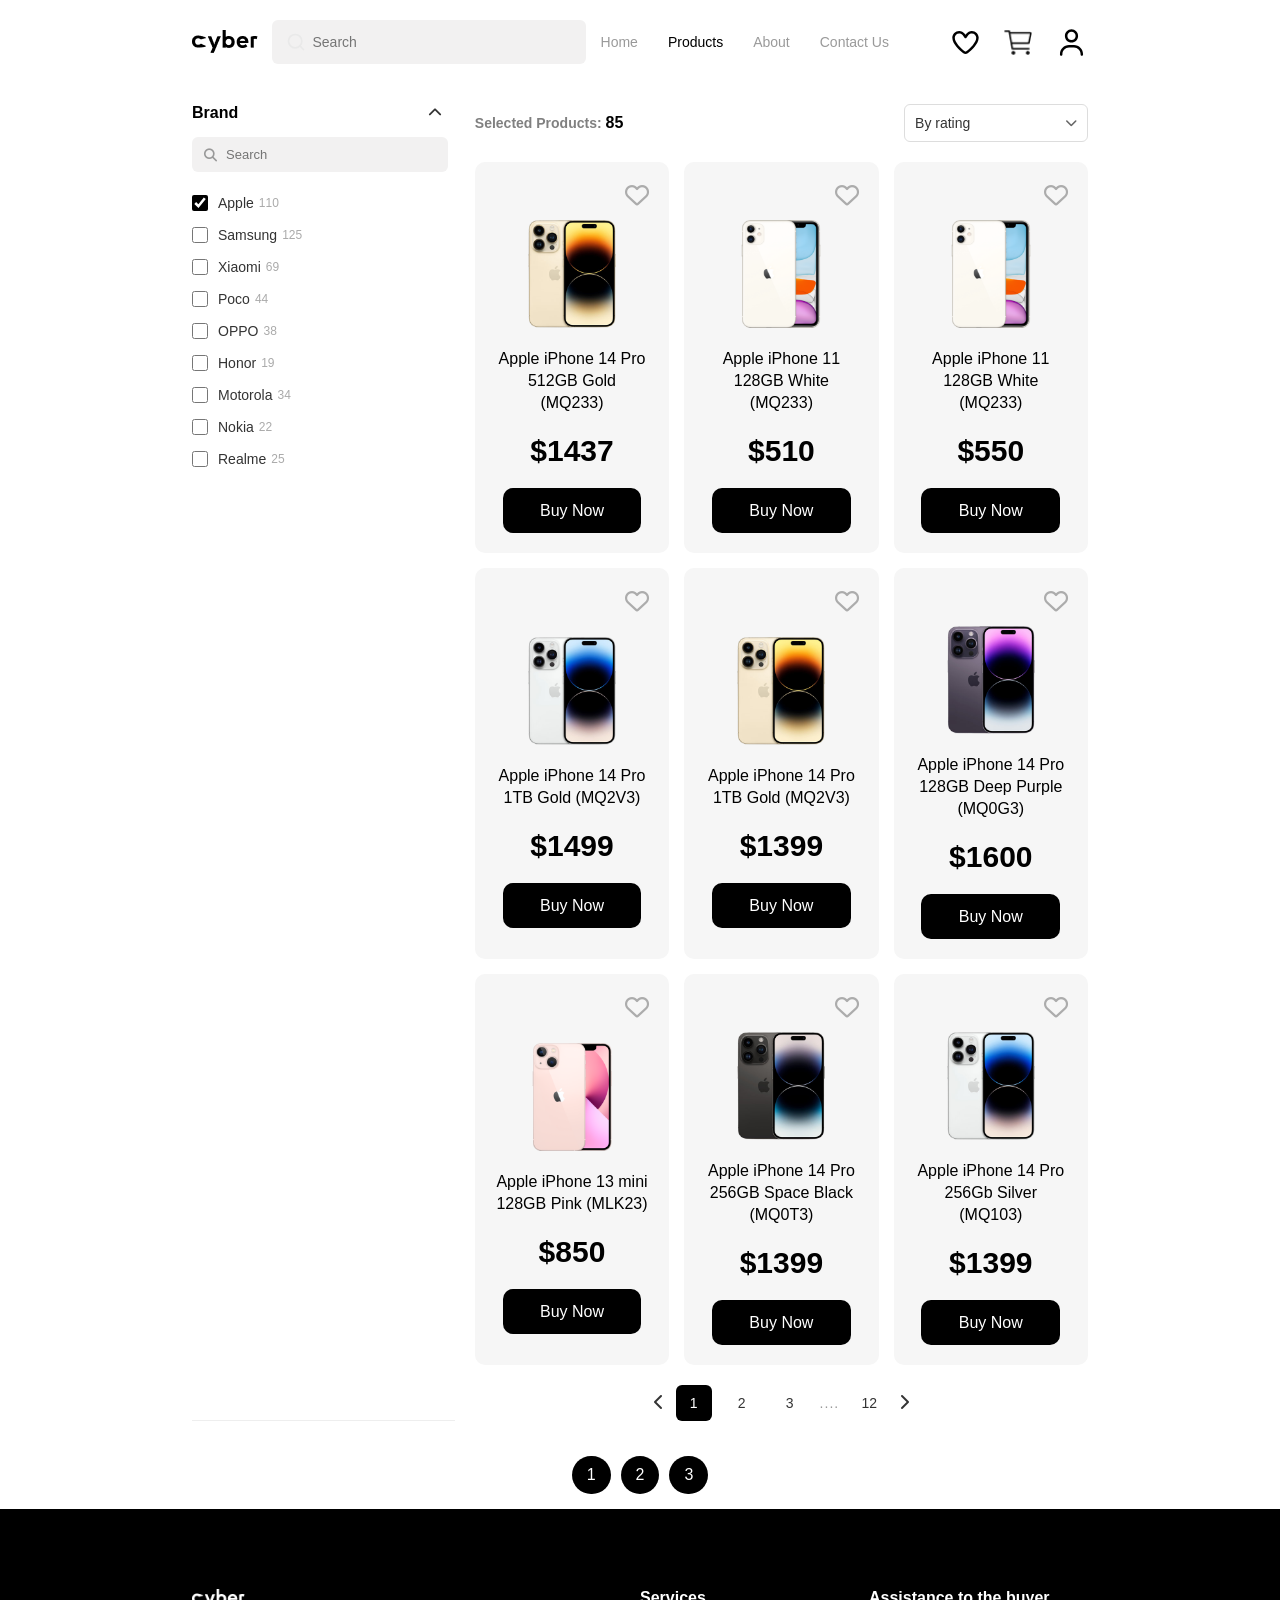
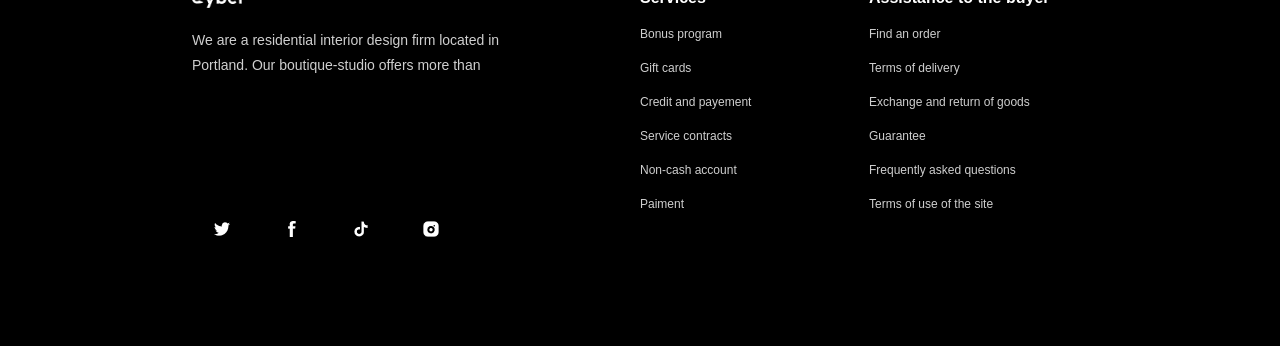
<file: page-02/index.html>
<!DOCTYPE html>
<html lang="en">

<head>
  <meta charset="UTF-8">
  <meta name="viewport" content="width=device-width, initial-scale=1.0">
  <title>E Store-Mobile/web (Community)</title>

  <link rel="stylesheet" href="style.css">
  <link rel="preconnect" href="https://fonts.googleapis.com">
  <link rel="preconnect" href="https://fonts.gstatic.com" crossorigin>
  <link
    href="https://fonts.googleapis.com/css2?family=Montserrat:ital,wght@0,100..900;1,100..900&family=Quicksand:wght@300..700&family=Roboto:ital,wght@0,100..900;1,100..900&display=swap"
    rel="stylesheet">
  <link rel="stylesheet" href="style.css">
  <link rel="stylesheet" href="https://cdnjs.cloudflare.com/ajax/libs/font-awesome/6.7.1/css/all.min.css">
</head>

<body>
  <header>
    <div class="header">
      <h1> <img src="img/Logo.png" alt=""></h1>
      <div class="search-bar">

        <svg class="search-icon" viewBox="0 0 24 24" width="20" height="20" fill="none" stroke="currentColor"
          stroke-width="2" stroke-linecap="round" stroke-linejoin="round">
          <circle cx="11" cy="11" r="8"></circle>
          <line x1="21" y1="21" x2="16.65" y2="16.65"></line>
        </svg>

        <input type="text" class="search-input" placeholder="Search" />
      </div>

      <div class="mobile-menu">
         <ul id="nav-menu">
          <li><a href="../page-01/">Home</a></li>
          <li><a href="../page-02/" class="selected-page">Products</a></li>
          <li>About</li>
          <li>Contact Us</li>
        </ul>
        <div id="options-menu" class="option-menu">
          <img src="img/heart-regular-full.svg" alt="">
          <img src="img/Cart.png" alt="">
          <img src="img/user-regular-full.svg" alt="">
        </div>
      </div>
      <div class="hamburger" id="hamburger">
        <i class="fa-solid fa-bars"></i>
      </div>
    </div>
  </header>

  <main>
    <section class="hero">

      <aside class="filter-brand">
        <div class="filter-header">
          <h4>Brand</h4>
          <button class="toggle-icon"><i class="fa-solid fa-chevron-up"></i></button>
        </div>

        <div class="filter-search">
          <i class="fa-solid fa-magnifying-glass"></i>
          <input type="text" placeholder="Search">
        </div>

        <ul class="filter-list">
          <li>
            <label>
              <input type="checkbox" checked>
              <span class="brand-name">Apple</span>
            </label>
            <span class="brand-count">110</span>
          </li>
          <li>
            <label>
              <input type="checkbox">
              <span class="brand-name">Samsung</span>
            </label>
            <span class="brand-count">125</span>
          </li>
          <li>
            <label>
              <input type="checkbox">
              <span class="brand-name">Xiaomi</span>
            </label>
            <span class="brand-count">69</span>
          </li>
          <li>
            <label>
              <input type="checkbox">
              <span class="brand-name">Poco</span>
            </label>
            <span class="brand-count">44</span>
          </li>
          <li>
            <label>
              <input type="checkbox">
              <span class="brand-name">OPPO</span>
            </label>
            <span class="brand-count">38</span>
          </li>
          <li>
            <label>
              <input type="checkbox">
              <span class="brand-name">Honor</span>
            </label>
            <span class="brand-count">19</span>
          </li>
          <li>
            <label>
              <input type="checkbox">
              <span class="brand-name">Motorola</span>
            </label>
            <span class="brand-count">34</span>
          </li>
          <li>
            <label>
              <input type="checkbox">
              <span class="brand-name">Nokia</span>
            </label>
            <span class="brand-count">22</span>
          </li>
          <li>
            <label>
              <input type="checkbox">
              <span class="brand-name">Realme</span>
            </label>
            <span class="brand-count">25</span>
          </li>
        </ul>
      </aside>

      <div class="selected-products">
        <div class="selected-products-container">
          <div class="selected-products-header">
            <h3>Selected Products: <span>85</span></h3>

            <button class="filter-dropdown">
              <span>Filters</span>
              <i class="fa-solid fa-sliders"></i>

            </button>

            <button class="sort-dropdown">
              <span>By rating</span>
              <i class="fa-solid fa-chevron-down"></i>
            </button>
          </div>

          <div class="product-grid">
            <article class="product-card">
              <div class="wishlist-button">
                <button class="wishlist-icon"><i class="fa-regular fa-heart"></i></button>
              </div>
              <div class="product-infos">
                <img src="img/iphone-gold.png" alt="">
                <h4>Apple iPhone 14 Pro 512GB Gold (MQ233)</h4>
                <p class="price">$1437</p>
                <button class="buy-now">Buy Now</button>
              </div>
            </article>

            <article class="product-card">
              <div class="wishlist-button">
                <button class="wishlist-icon"><i class="fa-regular fa-heart"></i></button>
              </div>
              <div class="product-infos">
                <img src="img/iphone-11-white.png" alt="">
                <h4>Apple iPhone 11 128GB White (MQ233)</h4>
                <p class="price">$510</p>
                <button class="buy-now">Buy Now</button>
              </div>
            </article>
            <article class="product-card">
              <div class="wishlist-button">
                <button class="wishlist-icon"><i class="fa-regular fa-heart"></i></button>
              </div>
              <div class="product-infos">
                <img src="img/iphone-11-white.png" alt="">
                <h4>Apple iPhone 11 128GB White (MQ233)</h4>
                <p class="price">$550</p>
                <button class="buy-now">Buy Now</button>
              </div>
            </article>
            <article class="product-card">
              <div class="wishlist-button">
                <button class="wishlist-icon"><i class="fa-regular fa-heart"></i></button>
              </div>
              <div class="product-infos">
                <img src="img/iphone-14-silver.png" alt="">
                <h4>Apple iPhone 14 Pro 1TB Gold (MQ2V3) </h4>
                <p class="price">$1499</p>
                <button class="buy-now">Buy Now</button>
              </div>
            </article>
            <article class="product-card">
              <div class="wishlist-button">
                <button class="wishlist-icon"><i class="fa-regular fa-heart"></i></button>
              </div>
              <div class="product-infos">
                <img src="img/iphone-14-gold.png" alt="">
                <h4>Apple iPhone 14 Pro 1TB Gold (MQ2V3)</h4>
                <p class="price">$1399</p>
                <button class="buy-now">Buy Now</button>
              </div>
            </article>
            <article class="product-card">
              <div class="wishlist-button">
                <button class="wishlist-icon"><i class="fa-regular fa-heart"></i></button>
              </div>
              <div class="product-infos">
                <img src="img/iphone-14-purple.png" alt="">
                <h4>Apple iPhone 14 Pro 128GB Deep Purple (MQ0G3)</h4>
                <p class="price">$1600</p>
                <button class="buy-now">Buy Now</button>
              </div>
            </article>
            <article class="product-card">
              <div class="wishlist-button">
                <button class="wishlist-icon"><i class="fa-regular fa-heart"></i></button>
              </div>
              <div class="product-infos">
                <img src="img/iphone-pink.png" alt="">
                <h4>Apple iPhone 13 mini 128GB Pink (MLK23)</h4>
                <p class="price">$850</p>
                <button class="buy-now">Buy Now</button>
              </div>
            </article>
            <article class="product-card">
              <div class="wishlist-button">
                <button class="wishlist-icon"><i class="fa-regular fa-heart"></i></button>
              </div>
              <div class="product-infos">
                <img src="img/iphone-14-black.png" alt="">
                <h4>Apple iPhone 14 Pro 256GB Space Black (MQ0T3)</h4>
                <p class="price">$1399</p>
                <button class="buy-now">Buy Now</button>
              </div>
            </article>
            <article class="product-card">
              <div class="wishlist-button">
                <button class="wishlist-icon"><i class="fa-regular fa-heart"></i></button>
              </div>
              <div class="product-infos">
                <img src="img/iphone-14-white.png" alt="">
                <h4>Apple iPhone 14 Pro 256Gb Silver (MQ103)</h4>
                <p class="price">$1399</p>
                <button class="buy-now">Buy Now</button>
              </div>
            </article>
          </div>
          <nav class="pagination">
            <button class="page-arrow"><i class="fa-solid fa-chevron-left"></i></button>

            <button class="page-number active">1</button>
            <button class="page-number">2</button>
            <button class="page-number">3</button>
            <span class="page-dots">....</span>
            <button class="page-number">12</button>

            <button class="page-arrow"><i class="fa-solid fa-chevron-right"></i></button>
          </nav>
        </div>
      </div>
    </section>
  </main>

  <nav class="pages">
    <a href="../page-01/">1</a>
    <a href="../page-02/">2</a>
    <a href="../page-03/">3</a>
  </nav>



  <footer>
    <div class="footer-column-container">
      <div class="footer-column description">
        <img src="img/footer-logo.png" alt="">
        <p>We are a residential interior design firm located in Portland.
          Our boutique-studio offers more than
        </p>
      </div>
      <div class="footer-column services">
        <h3>Services</h3>
        <h5>Bonus program</h5>
        <h5>Gift cards</h5>
        <h5>Credit and payement</h5>
        <h5>Service contracts</h5>
        <h5>Non-cash account</h5>
        <h5>Paiment</h5>
      </div>
      <div class="footer-column assistance">
        <h3>Assistance to the buyer</h3>
        <h5>Find an order</h5>
        <h5>Terms of delivery</h5>
        <h5>Exchange and return of goods</h5>
        <h5>Guarantee</h5>
        <h5>Frequently asked questions</h5>
        <h5>Terms of use of the site</h5>
      </div>
      <div class="social-media-container social-media">
        <div class="social-icon">
          <img src="img/Twitter.png" alt="">
        </div>
        <div class="social-icon">
          <img src="img/Facebook.png" alt="">
        </div>
        <div class="social-icon">
          <img src="img/Tiktok.png" alt="">
        </div>
        <div class="social-icon">
          <img src="img/Instagram.png" alt="">
        </div>
      </div>
    </div>
  </footer>
  <script src="main.js"></script>
</body>

</html>
</file>
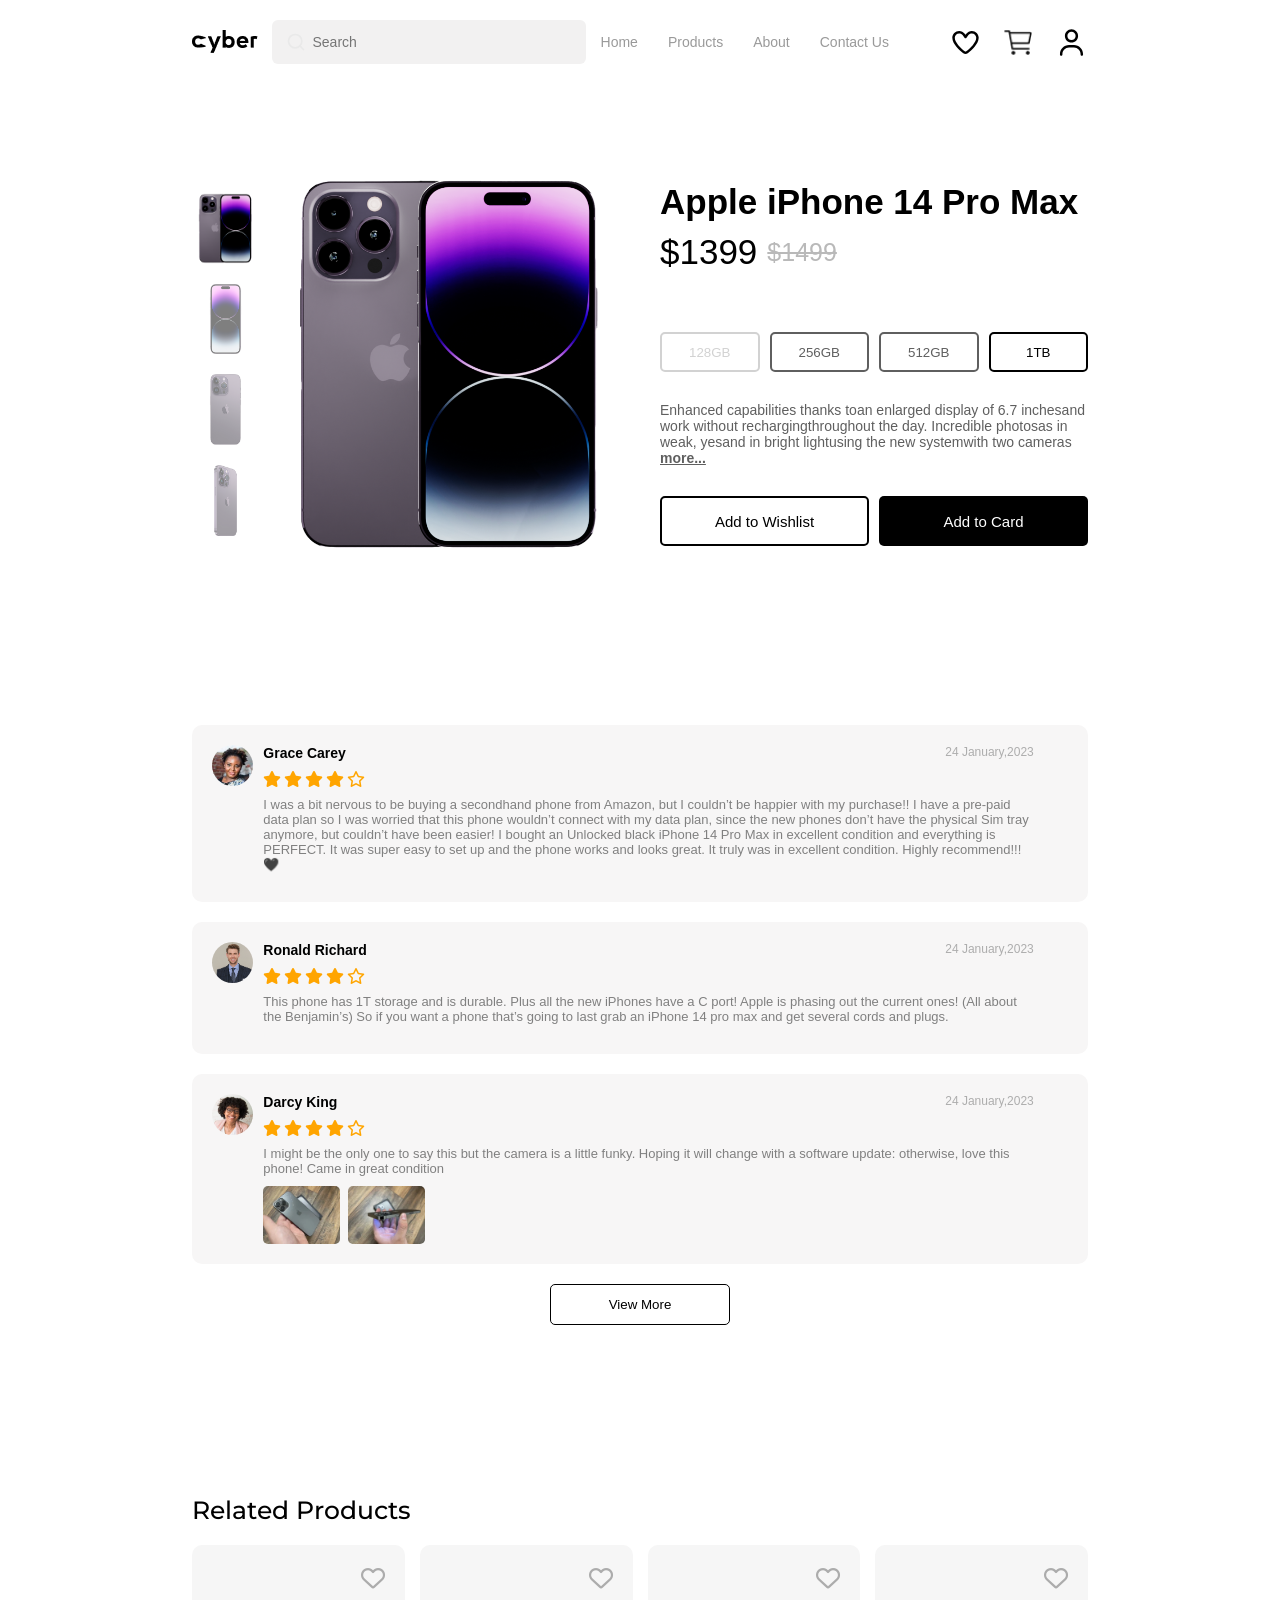
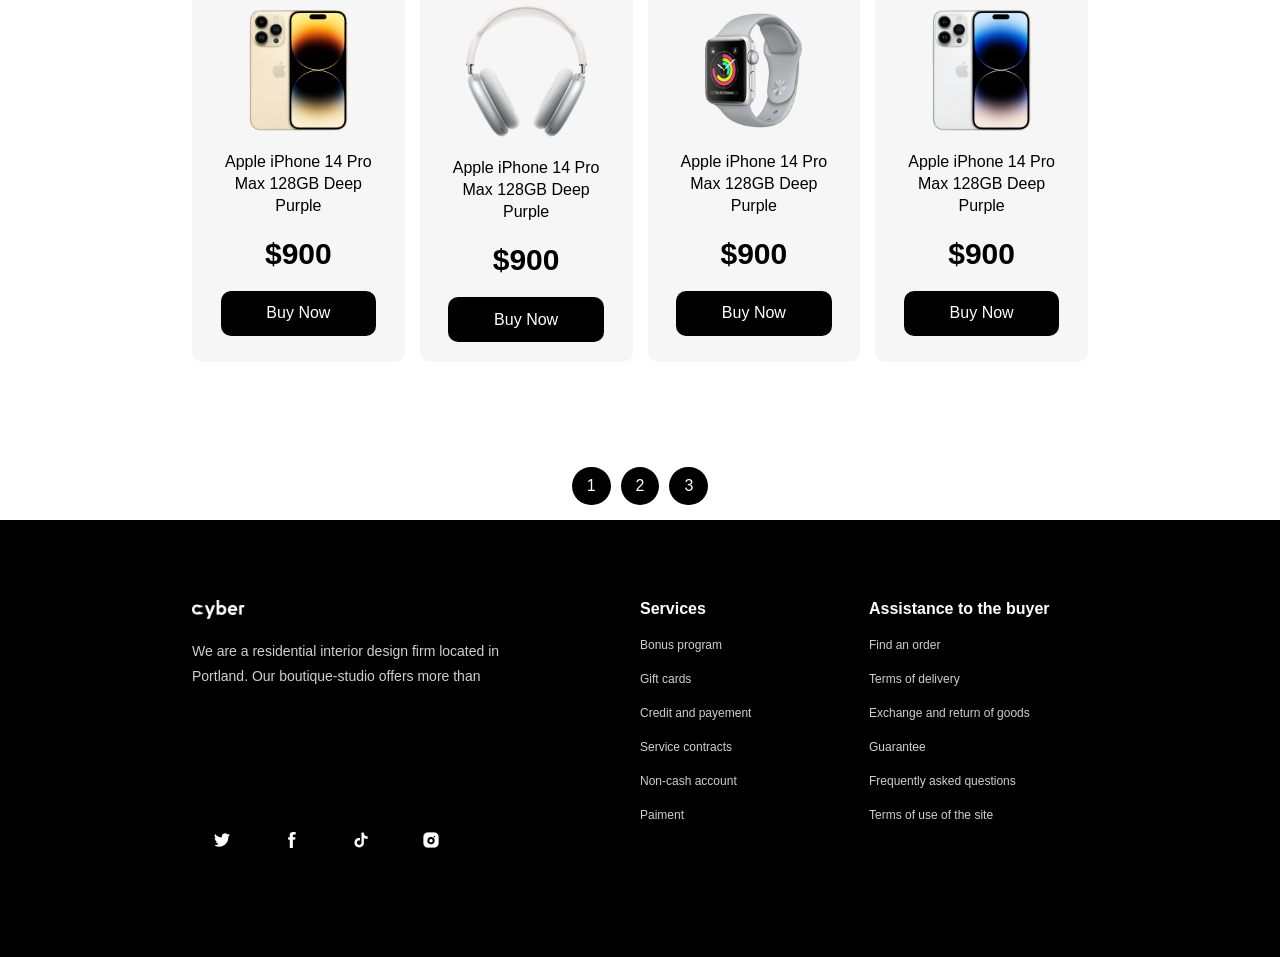
<file: page-03/index.html>
<!DOCTYPE html>
<html lang="en">

<head>
  <meta charset="UTF-8">
  <meta name="viewport" content="width=device-width, initial-scale=1.0">
  <title>E Store-Mobile/web (Community)</title>
  <link rel="stylesheet" href="style.css">


  <link rel="preconnect" href="https://fonts.googleapis.com">
  <link rel="preconnect" href="https://fonts.gstatic.com" crossorigin>
  <link
    href="https://fonts.googleapis.com/css2?family=Montserrat:ital,wght@0,100..900;1,100..900&family=Quicksand:wght@300..700&family=Roboto:ital,wght@0,100..900;1,100..900&display=swap"
    rel="stylesheet">

  <link rel="stylesheet" href="style.css">
  <link rel="stylesheet" href="https://cdnjs.cloudflare.com/ajax/libs/font-awesome/6.7.1/css/all.min.css">
</head>

<body>

  <header>
    <div class="header">
      <h1> <img src="img/Logo.png" alt=""></h1>
      <div class="search-bar">

        <svg class="search-icon" viewBox="0 0 24 24" width="20" height="20" fill="none" stroke="currentColor"
          stroke-width="2" stroke-linecap="round" stroke-linejoin="round">
          <circle cx="11" cy="11" r="8"></circle>
          <line x1="21" y1="21" x2="16.65" y2="16.65"></line>
        </svg>

        <input type="text" class="search-input" placeholder="Search" />
      </div>

      <div class="mobile-menu">
         <ul id="nav-menu">
          <li><a href="../page-01/">Home</a></li>
          <li><a href="../page-02/">Products</a></li>
          <li>About</li>
          <li>Contact Us</li>
        </ul>
        <div id="options-menu" class="option-menu">
          <img src="img/heart-regular-full.svg" alt="">
          <img src="img/Cart.png" alt="">
          <img src="img/user-regular-full.svg" alt="">
        </div>


      </div>
      <div class="hamburger" id="hamburger">

        <i class="fa-solid fa-bars"></i>

      </div>
    </div>
  </header>
  <section class="product-details">
    <div class="product-details-container">
      <div class="product-gallery">
        <div class="gallery-thumbnails">
          <img src="img/iphone-14-pro.png" class="active-img">
          <img src="img/front-iphone.png" class="desactive-img">
          <img src="img/back-iphone.png" class="desactive-img">
          <img src="img/side-iphone.png" class="desactive-img">

        </div>
        <div class="gallery-main">
          <img src="img/iphone-14-pro.png" alt="">
        </div>
      </div>

      <div class="product-summary">
        <h2>Apple iPhone 14 Pro Max</h2>
        <div class="product-price">
          <span class="new">$1399</span>
          <span class="old">$1499</span>
        </div>

        <div class="product-storage">
          <button class="storage desactive">128GB</button>
          <button class="storage ">256GB</button>
          <button class="storage ">512GB</button>
          <button class="storage active">1TB</button>
        </div>
        <div class="product-description">
          <p>Enhanced capabilities thanks toan
            enlarged display of 6.7 inchesand work
            without rechargingthroughout the day.
            Incredible photosas in weak,
            yesand in bright lightusing the
            new systemwith two cameras <span>more...</span></p>
        </div>
        <div class="add-to">
          <button class="to-wishlist">Add to Wishlist</button>
          <button class="to-card">Add to Card</button>
        </div>
      </div>

  </section>

  <section class="reviews-section">
    <div class="reviews-container">
      <article class="review-card">
        <div class="user-picture">
          <img src="img/grace-carey.png" alt="">
        </div>
        <div class="review-content">
          <div class="review-header">
            <h5>Grace Carey</h5>
            <span class="review-date">24 January,2023</span>
          </div>
          <div class="review-stars">

            <i class="fa-solid fa-star"></i>
            <i class="fa-solid fa-star"></i>
            <i class="fa-solid fa-star"></i>
            <i class="fa-solid fa-star"></i>
            <i class="fa-regular fa-star"></i>

          </div>
          <p>
            I was a bit nervous to be buying
            a secondhand phone from Amazon,
            but I couldn’t be happier with
            my purchase!! I have a pre-paid
            data plan so I was worried that
            this phone wouldn’t connect with
            my data plan, since the new phones
            don’t have the physical Sim tray
            anymore, but couldn’t have been easier! I bought
            an Unlocked black iPhone 14 Pro Max in
            excellent condition and everything is
            PERFECT. It was super easy to set up
            and the phone works and looks great. It
            truly was in
            excellent condition. Highly recommend!!!🖤
          </p>
        </div>
      </article>
      <article class="review-card">
        <div class="user-picture">
          <img src="img/ronald-richard.png" alt="">
        </div>
        <div class="review-content">
          <div class="review-header">
            <h5>Ronald Richard</h5>
            <span class="review-date">24 January,2023</span>
          </div>
          <div class="review-stars">

            <i class="fa-solid fa-star"></i>
            <i class="fa-solid fa-star"></i>
            <i class="fa-solid fa-star"></i>
            <i class="fa-solid fa-star"></i>
            <i class="fa-regular fa-star"></i>

          </div>
          <p>
            This phone has 1T storage and is
            durable. Plus all the new iPhones have a
            C port! Apple is phasing out the current ones!
            (All about the Benjamin’s) So if you want a phone that’s going to last grab an iPhone
            14 pro max and get several cords and plugs.
          </p>
        </div>
      </article>
      <article class="review-card">
        <div class="user-picture">
          <img src="img/darcy-king.png" alt="">
        </div>
        <div class="review-content">
          <div class="review-header">
            <h5>Darcy King</h5>
            <span class="review-date">24 January,2023</span>
          </div>
          <div class="review-stars">

            <i class="fa-solid fa-star"></i>
            <i class="fa-solid fa-star"></i>
            <i class="fa-solid fa-star"></i>
            <i class="fa-solid fa-star"></i>
            <i class="fa-regular fa-star"></i>

          </div>
          <p>
            I might be the only one to say this but the camera is a little funky. Hoping it will change with a software
            update: otherwise,
            love this phone! Came in great condition
          </p>
          <div class="review-pictures">
            <img src="img/review-img-1.png" alt="">
            <img src="img/review-img-2.png" alt="">
          </div>
        </div>
      </article>

      <button class="view-more">
        View More
      </button>
    </div>
  </section>

  <section class="related-products-section">
    <div class="related-products-container">
      <div class="related">
        <h3>Related Products</h3>
      </div>
      <div class="related-products">
        <article class="product-card">
          <div class="wishlist-button">
            <button class="wishlist-icon"><i class="fa-regular fa-heart"></i></button>
          </div>
          <div class="product-infos product-info-discount">
            <img src="img/iphone-gold.png" alt="">
            <h4>Apple iPhone 14 Pro Max 128GB Deep Purple</h4>
            <p class="price">$900</p>
            <button class="buy-now">Buy Now</button>
          </div>
        </article>
        <article class="product-card">
          <div class="wishlist-button">
            <button class="wishlist-icon"><i class="fa-regular fa-heart"></i></button>
          </div>
          <div class="product-infos product-info-discount">
            <img src="img/airpods.png" alt="">
            <h4>Apple iPhone 14 Pro Max 128GB Deep Purple</h4>
            <p class="price">$900</p>
            <button class="buy-now">Buy Now</button>
          </div>
        </article>
        <article class="product-card">
          <div class="wishlist-button">
            <button class="wishlist-icon"><i class="fa-regular fa-heart"></i></button>
          </div>
          <div class="product-infos product-info-discount">
            <img src="img/apple-watch.png" alt="">
            <h4>Apple iPhone 14 Pro Max 128GB Deep Purple</h4>
            <p class="price">$900</p>
            <button class="buy-now">Buy Now</button>
          </div>
        </article>
        <article class="product-card">
          <div class="wishlist-button">
            <button class="wishlist-icon"><i class="fa-regular fa-heart"></i></button>
          </div>
          <div class="product-infos product-info-discount">
            <img src="img/iphone-silver.png" alt="">
            <h4>Apple iPhone 14 Pro Max 128GB Deep Purple</h4>
            <p class="price">$900</p>
            <button class="buy-now">Buy Now</button>
          </div>
        </article>
      </div>
    </div>
  </section>


  <nav class="pages">
    <a href="../page-01/">1</a>
    <a href="../page-02/">2</a>
    <a href="../page-03/">3</a>
  </nav>



  <footer>
    <div class="footer-column-container">
      <div class="footer-column description">
        <img src="img/footer-logo.png" alt="">
        <p>We are a residential interior design firm located in Portland.
          Our boutique-studio offers more than
        </p>
      </div>
      <div class="footer-column services">
        <h3>Services</h3>
        <h5>Bonus program</h5>
        <h5>Gift cards</h5>
        <h5>Credit and payement</h5>
        <h5>Service contracts</h5>
        <h5>Non-cash account</h5>
        <h5>Paiment</h5>
      </div>
      <div class="footer-column assistance">
        <h3>Assistance to the buyer</h3>
        <h5>Find an order</h5>
        <h5>Terms of delivery</h5>
        <h5>Exchange and return of goods</h5>
        <h5>Guarantee</h5>
        <h5>Frequently asked questions</h5>
        <h5>Terms of use of the site</h5>
      </div>
      <div class="social-media-container social-media">
        <div class="social-icon">
          <img src="img/Twitter.png" alt="">
        </div>
        <div class="social-icon">
          <img src="img/Facebook.png" alt="">
        </div>
        <div class="social-icon">
          <img src="img/Tiktok.png" alt="">
        </div>
        <div class="social-icon">
          <img src="img/Instagram.png" alt="">
        </div>
      </div>
    </div>
  </footer>
  <script src="main.js"></script>
</body>

</html>
</file>
<file: page-02/style.css>
* {
  margin: 0;
  padding: 0;
  list-style: none;
  text-decoration: none;
  font-family: arial;
}

:root {
  --second-color: #e9e9e9;
  --third-color: #211C24;
  --second-font-family: "Montserrat", sans-serif;
}

header {
  display: flex;
  justify-content: center;
  align-items: center;
}

header .header {
  width: 70%;
  display: flex;
  justify-content: space-between;
  align-items: center;
  padding: 20px 0px;
}


header .header ul {
  display: flex;
  align-items: center;
  font-size: 14px;
  gap: 30px;
}

header .header .selected-page {
  color: black;
}

header .header ul li a {
  color: rgba(0, 0, 0, 0.4); ;
}

header .header ul li {
  color: rgba(0, 0, 0, 0.4);
  cursor: pointer;
  font-weight: 500;
}

header .header ul li:hover {
  color: black;
}

.header .option-menu {
  display: flex;
  gap: 20px;
  align-items: center;
  justify-content: center;

}

.mobile-menu {
  display: flex;
  gap: 60px;
  align-items: center;
}


.header div img {
  width: 33px;
}

.header div img:hover {
  cursor: pointer;
}

.search-bar {
  position: relative;
  display: flex;
  align-items: center;
  width: 35%;
}

.search-icon {
  position: absolute;
  left: 14px;
  color: var(--second-color);
  pointer-events: none;
}

.search-input {
  width: 100%;
  padding: 14px 14px 14px 40px;
  border: none;
  border-radius: 6px;
  font-size: 14px;
  outline: none;
  transition: border-color 0.2s;
  background-color: #f2f1f1;
}

.header .hamburger {
  display: none;
  font-size: 22px;
  cursor: pointer;
  z-index: 20;
}



/* hero CSS */
main {
  display: flex;
  justify-content: center;
}

.hero {
  width: 70%;
  padding: 20px 0px;
  display: flex;
  justify-content: center;
  gap: 20px;
}


/*filter-brand CSS */

.filter-brand {
  border-bottom: 1px solid #eee;
  width: 30%;
}

/* Header avec titre + flèche */
.filter-header {
  display: flex;
  justify-content: space-between;
  align-items: center;
  margin-bottom: 15px;
  width: 95%;
}

.filter-header h4 {
  font-size: 16px;
  font-weight: 600;
}

.toggle-icon {
  background: none;
  border: none;
  cursor: pointer;
  color: #333;
  font-size: 14px;
}

/* Barre de recherche */
.filter-search {
  position: relative;
  margin-bottom: 15px;
  width: 95%;
}

.filter-search i {
  position: absolute;
  left: 12px;
  top: 50%;
  transform: translateY(-50%);
  color: #999;
  font-size: 13px;
}

.filter-search input {
  width: 85%;
  padding: 10px 10px 10px 34px;
  border: none;
  border-radius: 6px;
  background-color: #f2f1f1;
  font-size: 13px;
  outline: none;
}

/* Liste des marques */
.filter-list li {
  display: flex;
  gap: 5px;
  align-items: center;
  padding: 8px 0;
}

.filter-list label {
  display: flex;
  align-items: center;
  gap: 10px;
  cursor: pointer;
}

.filter-list input[type="checkbox"] {
  width: 16px;
  height: 16px;
  accent-color: black;
  /* colore la checkbox cochée en noir */
  cursor: pointer;
}

.brand-name {
  font-size: 14px;
  color: #333;
}

.brand-count {
  font-size: 12px;
  color: #aaa;
}

.selected-products {
  display: flex;
  justify-content: center;
  align-items: center;
  width: 70%;
}

.selected-products-container {
  display: flex;
  flex-direction: column;
  gap: 20px;
  align-items: center;
}

.selected-products-header {
  display: flex;
  width: 100%;
  gap: 20px;
  align-items: center;
  justify-content: space-between;
}

.selected-products-header h3 {
  font-size: 14px;
  color: grey;

}

.selected-products-header h3 span {
  color: black;
  font-size: 16px;

}

.sort-dropdown {
  width: 30%;
  display: flex;
  align-items: center;
  justify-content: space-between;
  gap: 30px;
  padding: 10px;
  border: 1px solid #ddd;
  border-radius: 6px;
  background-color: white;
  font-size: 14px;
  color: #333;
  cursor: pointer;
}

.sort-dropdown i {
  font-size: 12px;
  color: #666;
}

.sort-dropdown:hover {
  border-color: #999;
}

.filter-dropdown {
  display: none;
}

.product-grid {
  display: grid;
  grid-template-columns: repeat(3, 1fr);
  gap: 15px;
}

.product-card {
  background-color: #F6F6F6;
  display: flex;
  flex-direction: column;
  align-items: end;
  text-align: center;
  gap: 10px;
  padding: 20px;
  border-radius: 10px;
  cursor: pointer;
}

.product-card .product-infos {
  display: flex;
  flex-direction: column;
  align-items: center;
  justify-content: center;
  gap: 20px;
  height: 90%;
}

.product-card .product-infos img {
  width: 70%;
}

.product-card .product-infos h4 {
  font-weight: 500;
  line-height: 22px;
}

.product-card .product-infos .price {
  font-size: 30px;
  font-weight: 600;
}

.product-card .product-infos .buy-now {
  width: 90%;
  height: 45px;
  border-radius: 10px;
  font-size: 16px;
  border: none;
  background-color: black;
  color: white;
}

.product-card .product-infos .buy-now:hover {
  background-color: white;
  color: black;
}

.wishlist-icon {
  background: none;
  border: none;
  cursor: pointer;
  font-size: 24px;
  color: rgba(0, 0, 0, 0.3);
}

.fa-heart:hover {
  color: red;
}

.pagination {
  display: flex;
  align-items: center;
  gap: 12px;
}

.page-arrow {
  background: none;
  border: none;
  font-size: 16px;
  color: #333;
  cursor: pointer;
}

.page-arrow:hover {
  color: black;
}

.page-number {
  width: 36px;
  height: 36px;
  border: none;
  border-radius: 6px;
  background-color: transparent;
  font-size: 14px;
  color: #333;
  cursor: pointer;
}

.page-number:hover {
  background-color: #f2f1f1;
}

.page-number.active {
  background-color: black;
  color: white;
}

.page-dots {
  color: #999;
  font-size: 14px;
  letter-spacing: 1px;
}


/* pages nav css */
.pages {
  display: flex;
  justify-content: center;
  gap: 10px;
  padding: 15px;
}

.pages a {
  color: white;
  text-decoration: none;
  padding: 10px 15px;
  border-radius: 40px;
  background-color: black;
  display: flex;
  justify-content: center;
  align-items: center;

}

.pages a:hover {
background-color:#e9e9e9;
  color: black;
}

/* footer css */


footer {
  background-color: black;
  color: white;
  display: flex;
  flex-direction: column;
  justify-content: center;
  align-items: center;
  padding: 80px 0px;
}

.footer-column-container {
  width: 70%;
  display: grid;
  grid-template-columns: 2fr 1fr 1fr;
  grid-template-rows: 1fr 0.2fr;
  justify-content: center;
  gap: 10px;
  grid-template-areas:
    "description services assistance"
    "social-media social-media social-media";
}

.description {
  grid-area: description;
}

.services {
  grid-area: services;
}

.assistance {
  grid-area: assistance;
}

.social-media {
  grid-area: social-media;
}

.footer-column {
  display: flex;
  flex-direction: column;
  gap: 20px;
}

.footer-column img {
  width: 12%;
}

.footer-column h3 {
  font-size: 16px;
}

.footer-column h5 {
  font-size: 12px;
  font-weight: 400;
  color: #CFCFCF;
  cursor: pointer;
}

.footer-column p {
  font-size: 14px;
  color: #CFCFCF;
  width: 80%;
  line-height: 25px;
}

.social-media-container {
  width: 30%;
  display: flex;
  justify-content: center;
  align-items: center;
  gap: 10px;
}

.social-icon {
  width: 25%;
  display: flex;
  justify-content: center;
  align-items: center;
}



/* responsive */

@media (max-width: 992px) {

  header .header .hamburger {
    display: block;
  }

  header .header {
    position: relative;
    width: 90%;
  }

  .search-input,
  .search-icon {
    display: none;
  }

  .mobile-menu {
    display: none;
    flex-direction: column;
    width: 100%;
    text-align: center;
    background-color: white;
    position: absolute;
    top: 100%;
    left: 0;
    padding: 20px 0;
    gap: 10px;
  }

  .mobile-menu ul li {
    font-size: 14px;
  }


  .mobile-menu.active {
    display: flex;
    flex-direction: column;
  }

  /* hero responsive */

  .selected-products {
    width: 100%;
  }

  .selected-products-container {
    width: 100%;
  }

  .selected-products-header {
    display: flex;
    flex-wrap: wrap;
    align-items: center;
    justify-content: space-between;
    gap: 12px;
  }

  .selected-products-header h3 {
    order: 3;
    /* passe en dernier, donc en bas */
    width: 100%;
    font-size: 15px;
  }

  .filter-dropdown {
    order: 1;
    /* passe en premier */
    justify-content: space-between;
  }

  .sort-dropdown {
    order: 2;
    /* passe en deuxième */
  }

.sort-dropdown {
  width: 48%;
  padding: 20px;
}

.filter-dropdown {
  width: 48%;
  display: flex;
  align-items: center;
  justify-content: space-between;
  gap: 30px;
  padding: 20px;
  border: 1px solid #ddd;
  border-radius: 6px;
  background-color: white;
  font-size: 14px;
  color: #333;
  cursor: pointer;
}

.filter-dropdown i {
  font-size: 14px;
  color: #666;
}

.filter-dropdown:hover {
  border-color: #999;
}

.product-grid {
  display: grid;
  grid-template-columns: repeat(2, 1fr);
  grid-template-rows: repeat(4, 1fr);
}

.hero {
  width: 95%;
}

/* footer responsive */

.footer-column-container {
  grid-template-columns: 1fr;
  grid-template-rows: auto;
  text-align: center;
  width: 85%;
  grid-template-areas:
    "description"
    "services"
    "assistance"
    "social-media";
}

.footer-column {
  align-items: center;

}

.footer-column img {
  width: 20%;
}

.footer-column p {
  width: 100%;
  font-size: 14px;
  margin-bottom: 35px;
}

.footer-column h3 {
  font-size: 16;
}

.footer-column h5 {
  font-size: 15px;
}

.social-media-container {
  justify-content: center;
  width: 100%;
  margin-top: 20px;
  gap: 0px;
}

.social-icon {
  height: 50px;
  width: 18%;
}

.social-icon img {
  height: 60%;
  width: 50%;
}

.filter-brand {
  display: none;
}
}
</file>
<file: page-03/style.css>
* {
  margin: 0;
  padding: 0;
  list-style: none;
  text-decoration: none;
  font-family: arial;
}

:root {
  --second-color: #e9e9e9;
  --third-color: #211C24;
  --second-font-family: "Montserrat", sans-serif;
}

header {
  display: flex;
  justify-content: center;
  align-items: center;
}

header .header {
  width: 70%;
  display: flex;
  justify-content: space-between;
  align-items: center;
  padding: 20px 0px;
}


header .header ul {
  display: flex;
  align-items: center;
  font-size: 14px;
  gap: 30px;
}

header .header ul li a {
  color: rgba(0, 0, 0, 0.4);
}

header .header ul li {
  color: rgba(0, 0, 0, 0.4);
  cursor: pointer;
  font-weight: 500;
}

header .header ul li:hover {
  color: black;
}

.header .option-menu {
  display: flex;
  gap: 20px;
  align-items: center;
  justify-content: center;

}

.mobile-menu {
  display: flex;
  gap: 60px;
  align-items: center;
}


.header div img {
  width: 33px;
}

.header div img:hover {
  cursor: pointer;
}

.search-bar {
  position: relative;
  display: flex;
  align-items: center;
  width: 35%;
}

.search-icon {
  position: absolute;
  left: 14px;
  color: var(--second-color);
  pointer-events: none;
}

.search-input {
  width: 100%;
  padding: 14px 14px 14px 40px;
  border: none;
  border-radius: 6px;
  font-size: 14px;
  outline: none;
  transition: border-color 0.2s;
  background-color: #f2f1f1;
}

.header .hamburger {
  display: none;
  font-size: 22px;
  cursor: pointer;
  z-index: 20;
}

/* product details CSS */
.product-details {
  display: flex;
  justify-content: center;
  align-items: center;
  padding: 80px 0px;
  margin: 10px 0px;
}

.product-details-container {
  width: 70%;
  display: flex;
  gap: 20px;
}

.product-gallery {
  width: 50%;
  display: flex;
  align-items: center;
}

.gallery-thumbnails {
  width: 15%;
  height: 90%;
  display: flex;
  justify-content: center;
  flex-direction: column;
  gap: 20px;
}

.gallery-thumbnails img {
  cursor: pointer;
  height: 25%;
}

.desactive-img {
  opacity: 0.5;
}

.gallery-main {
  width: 85%;
  display: flex;
  height: 100%;
}

.gallery-main img {
  width: 100%;
}

.product-summary {
  width: 50%;
  display: flex;
  flex-direction: column;
  justify-content: center;
  gap: 10px;
}

.product-summary h2 {
  font-size: 35px;
}

.product-price {
  margin-bottom: 50px;
  display: flex;
  gap: 10px;
  font-size: 35px;
  align-items: center;
}

.old {
  text-decoration: line-through;
  color: rgb(185, 185, 185);
  font-size: 25px;
}

.product-storage {
  display: flex;
  gap: 10px;
  margin-bottom: 20px;
}

.storage {
  width: 25%;
  height: 40px;
  border-radius: 5px;
  background-color: white;
  border: 2px solid rgb(95, 95, 95);
  color: rgb(95, 95, 95);
  cursor: pointer;
}

.desactive {
  color: rgb(210, 210, 210);
  border-color: rgb(210, 210, 210);
}

.active {
  color: black;
  border-color: black;
}

.product-description {
  font-size: 14px;
  color: rgb(95, 95, 95);
  margin-bottom: 20px;
}

.product-description p span {
  text-decoration: underline;
  font-weight: 600;
  cursor: pointer;
}


.add-to {
  display: flex;
  gap: 10px;
}

.add-to button {
  width: 50%;
  height: 50px;
  border-radius: 5px;
  font-size: 15px;
  cursor: pointer;
}

.to-card {
  background-color: black;
  color: white;
  border: none;
}

.to-wishlist {
  background-color: white;
  border: 2px solid black;
}

/* review section css */

.reviews-section {
  display: flex;
  justify-content: center;
  align-items: center;
  padding: 80px 0px;
  margin: 10px 0px;
}

.reviews-container {
  width: 70%;
  display: flex;
  flex-direction: column;
  gap: 20px;
  align-items: center;
}

.review-card {
  background-color: rgb(247, 246, 246);
  display: flex;
  padding: 20px;
  border-radius: 10px;
}

.user-picture {
  width: 6%;
}

.user-picture img {
  width: 80%;
  border-radius: 50px;
  object-position: center;
}

.review-content {
  width: 90%;
  display: flex;
  flex-direction: column;
}

.review-header {
  width: 100%;
  display: flex;
  justify-content: space-between;
  margin-bottom: 10px;
}

.review-header h5 {
  font-size: 14px;
  font-weight: 600;
}

.review-date {
  font-size: 12px;
  color: rgb(173, 173, 173);
}

.review-stars {
  color: #FFA500;
  font-size: 16px;
  display: flex;
  gap: 3px;
  margin-bottom: 10px;
}

.review-content p {
  font-size: 13px;
  color: grey;
  margin-bottom: 10px;
}

.review-pictures {
  display: flex;
  width: 100%;
  gap: 8px;
}

.review-pictures img {
  width: 10%;
  border-radius: 5px;
}

.view-more {
  width: 20%;
  background-color: white;
  padding: 12px;
  border-radius: 5px;
  border: 1px solid black;
}

/* related  css */

.related-products-container {
  width: 70%;
  display: flex;
  flex-direction: column;
  gap: 20px;
}

.related-products-section {
  display: flex;
  justify-content: center;
  align-items: center;
  padding: 80px 0px;
  margin: 10px 0px;
}

.related-products {
  display: grid;
  grid-template-columns: repeat(4, 1fr);
  gap: 15px;
}

.related h3 {
  font-size: 25px;
  font-family: var(--second-font-family);
  font-weight: 500;
}

.product-card {
  background-color: #F6F6F6;
  display: flex;
  flex-direction: column;
  align-items: end;
  text-align: center;
  gap: 10px;
  padding: 20px;
  border-radius: 10px;
  cursor: pointer;
}

.product-card .product-infos {
  display: flex;
  flex-direction: column;
  align-items: center;
  justify-content: center;
  gap: 20px;
  height: 90%;
}

.product-card .product-infos img {
  width: 70%;
}

.product-card .product-infos h4 {
  font-weight: 500;
  line-height: 22px;
}

.product-card .product-infos .price {
  font-size: 30px;
  font-weight: 600;
}

.product-card .product-infos .buy-now {
  width: 90%;
  height: 45px;
  border-radius: 10px;
  font-size: 16px;
  border: none;
  background-color: black;
  color: white;
}

.product-card .product-infos .buy-now:hover {
  background-color: white;
  color: black;
}

.wishlist-icon {
  background: none;
  border: none;
  cursor: pointer;
  font-size: 24px;
  color: rgba(0, 0, 0, 0.3);
}

.fa-heart:hover {
  color: red;
}

/* pages nav css */
.pages {
  display: flex;
  justify-content: center;
  gap: 10px;
  padding: 15px;
}

.pages a {
  color: white;
  text-decoration: none;
  padding: 10px 15px;
  border-radius: 40px;
  background-color: black;
  display: flex;
  justify-content: center;
  align-items: center;

}

.pages a:hover {
  background-color:#e9e9e9;
  color: black;
}


/* footer css */

footer {
  background-color: black;
  color: white;
  display: flex;
  flex-direction: column;
  justify-content: center;
  align-items: center;
  padding: 80px 0px;
}

.footer-column-container {
  width: 70%;
  display: grid;
  grid-template-columns: 2fr 1fr 1fr;
  grid-template-rows: 1fr 0.2fr;
  justify-content: center;
  gap: 10px;
  grid-template-areas:
    "description services assistance"
    "social-media social-media social-media";
}

.description {
  grid-area: description;
}

.services {
  grid-area: services;
}

.assistance {
  grid-area: assistance;
}

.social-media {
  grid-area: social-media;
}

.footer-column {
  display: flex;
  flex-direction: column;
  gap: 20px;
}

.footer-column img {
  width: 12%;
}

.footer-column h3 {
  font-size: 16px;
}

.footer-column h5 {
  font-size: 12px;
  font-weight: 400;
  color: #CFCFCF;
  cursor: pointer;
}

.footer-column p {
  font-size: 14px;
  color: #CFCFCF;
  width: 80%;
  line-height: 25px;
}

.social-media-container {
  width: 30%;
  display: flex;
  justify-content: center;
  align-items: center;
  gap: 10px;
}

.social-icon {
  width: 25%;
  display: flex;
  justify-content: center;
  align-items: center;
}

/* responsive */

@media (max-width: 992px) {

  /* header responsive */
  header .header .hamburger {
    display: block;
  }

  header .header {
    position: relative;
    width: 90%;
  }

  .search-input,
  .search-icon {
    display: none;
  }

  .mobile-menu {
    display: none;
    flex-direction: column;
    width: 100%;
    text-align: center;
    background-color: white;
    position: absolute;
    top: 100%;
    left: 0;
    padding: 20px 0;
    gap: 10px;
  }

  .mobile-menu ul li {
    font-size: 14px;
  }


  .mobile-menu.active {
    display: flex;
    flex-direction: column;
  }

  /* details-responsive */
  .product-details {
    padding: 5px;
  }

  .product-details-container {
    flex-direction: column;
    width: 90%;
  }

  .product-gallery {
    flex-direction: column-reverse;
    width: 100%;
    gap: 10px;
  }

  .gallery-thumbnails .active-img {
    width: 23.5%;
  }

  .gallery-thumbnails {
    flex-direction: row;
    width: 100%;
    gap: 0;
  }

  .gallery-thumbnails img {
    width: 25%;
  }

  .product-summary {
    width: 100%;
  }

  .product-summary h2 {
    font-size: 40px;
    margin-bottom: 20px;
  }

  .product-price {
    margin-bottom: 10px;
  }

  .add-to {
    flex-direction: column;
  }

  .add-to button {
    width: 100%;
  }

  /* related products responsive */
  .related-products {
    display: grid;
    grid-template-columns: 1fr 1fr;

  }

  .related-products-section {
    padding: 0px;
  }

  .related-products-container {
    width: 90%;
  }

  /* reviews responsive */

  .reviews-container {
    width: 90%;
  }

  .user-picture {
    width: 30%;
  }

  .review-content p {
    font-size: 16px;
  }

  .review-stars {
    font-size: 20px;
    margin-bottom: 10px;
    margin-top: 5px;
  }

  .review-pictures img {
    width: 50%;
  }

  .view-more {
    width: 70%;
  }


  /* footer responsive */

  .footer-column-container {
    grid-template-columns: 1fr;
    grid-template-rows: auto;
    text-align: center;
    width: 85%;
    grid-template-areas:
      "description"
      "services"
      "assistance"
      "social-media";
  }

  .footer-column {
    align-items: center;

  }

  .footer-column img {
    width: 20%;
  }

  .footer-column p {
    width: 100%;
    font-size: 14px;
    margin-bottom: 35px;
  }

  .footer-column h3 {
    font-size: 16;
  }

  .footer-column h5 {
    font-size: 15px;
  }

  .social-media-container {
    justify-content: center;
    width: 100%;
    margin-top: 20px;
    gap: 0px;
  }

  .social-icon {
    height: 50px;
    width: 18%;
  }

  .social-icon img {
    height: 60%;
    width: 50%;
  }

  .filter-brand {
    display: none;
  }
}
</file>
